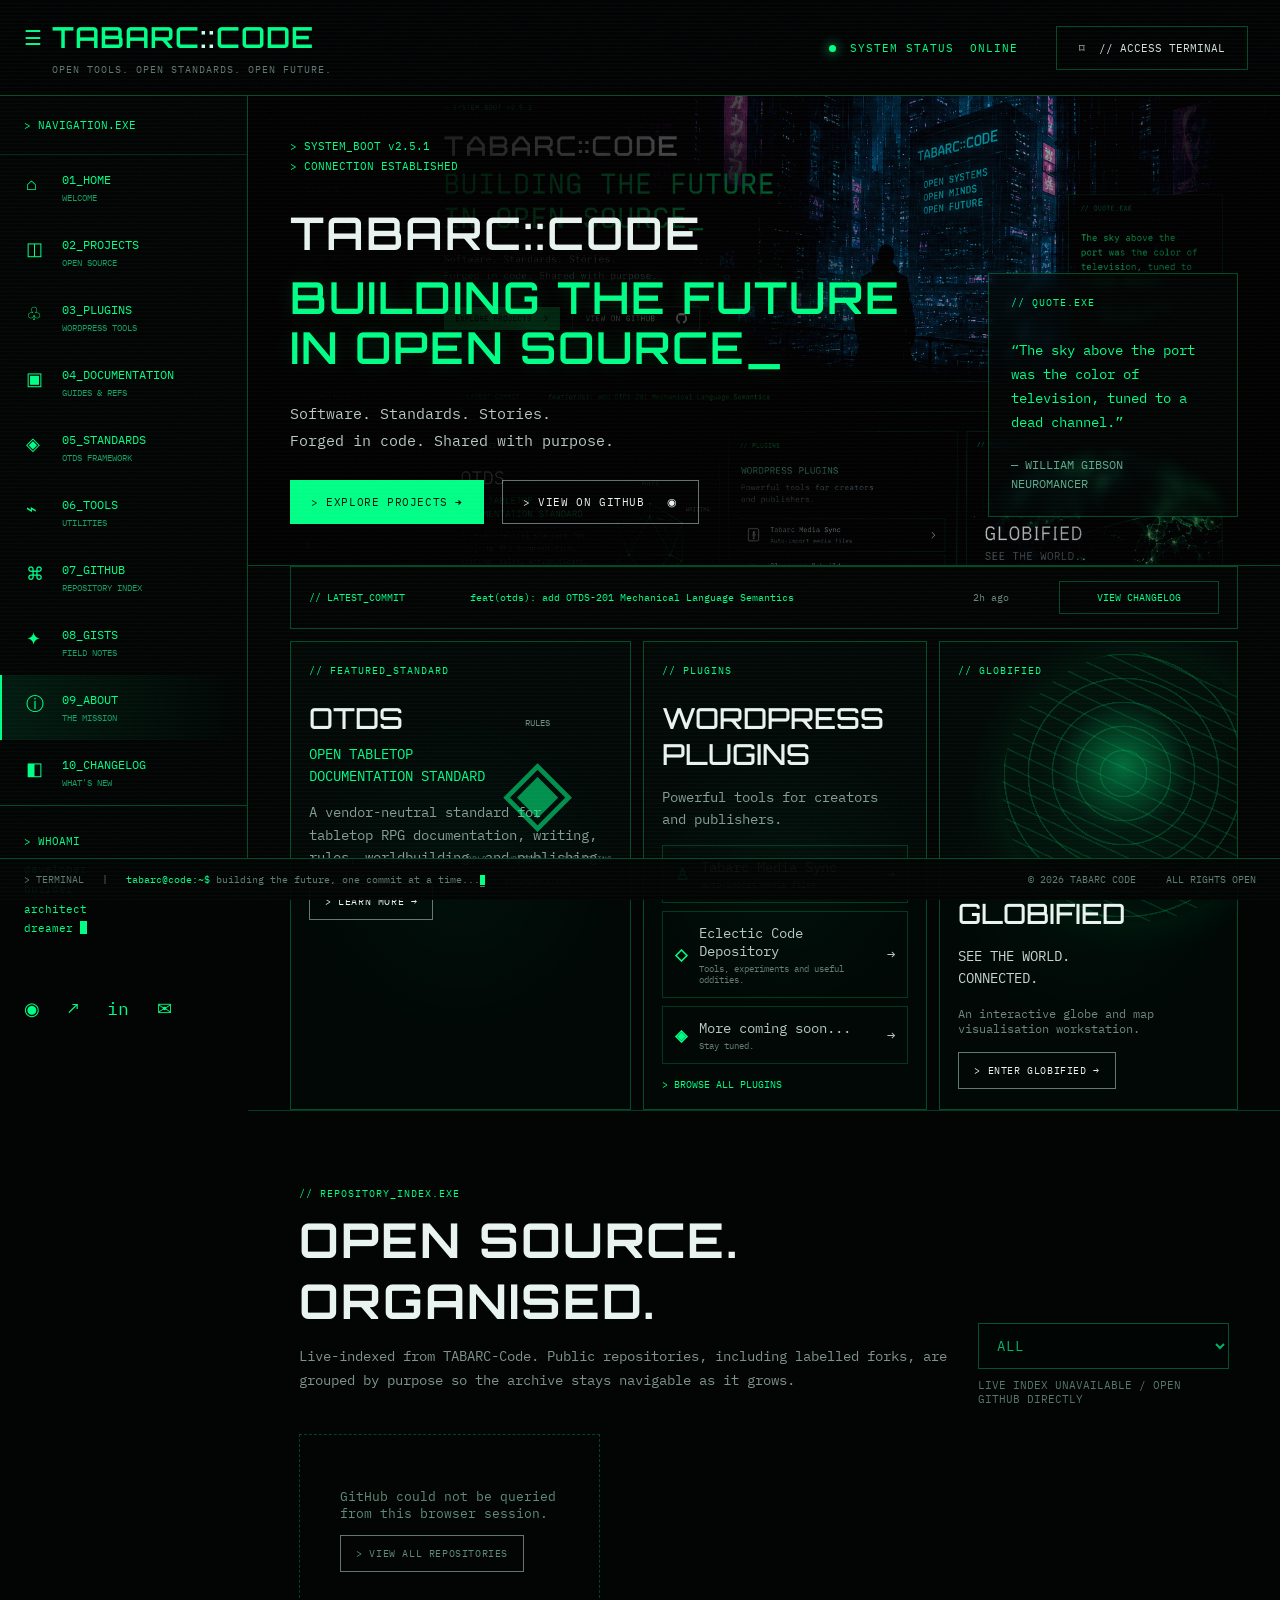
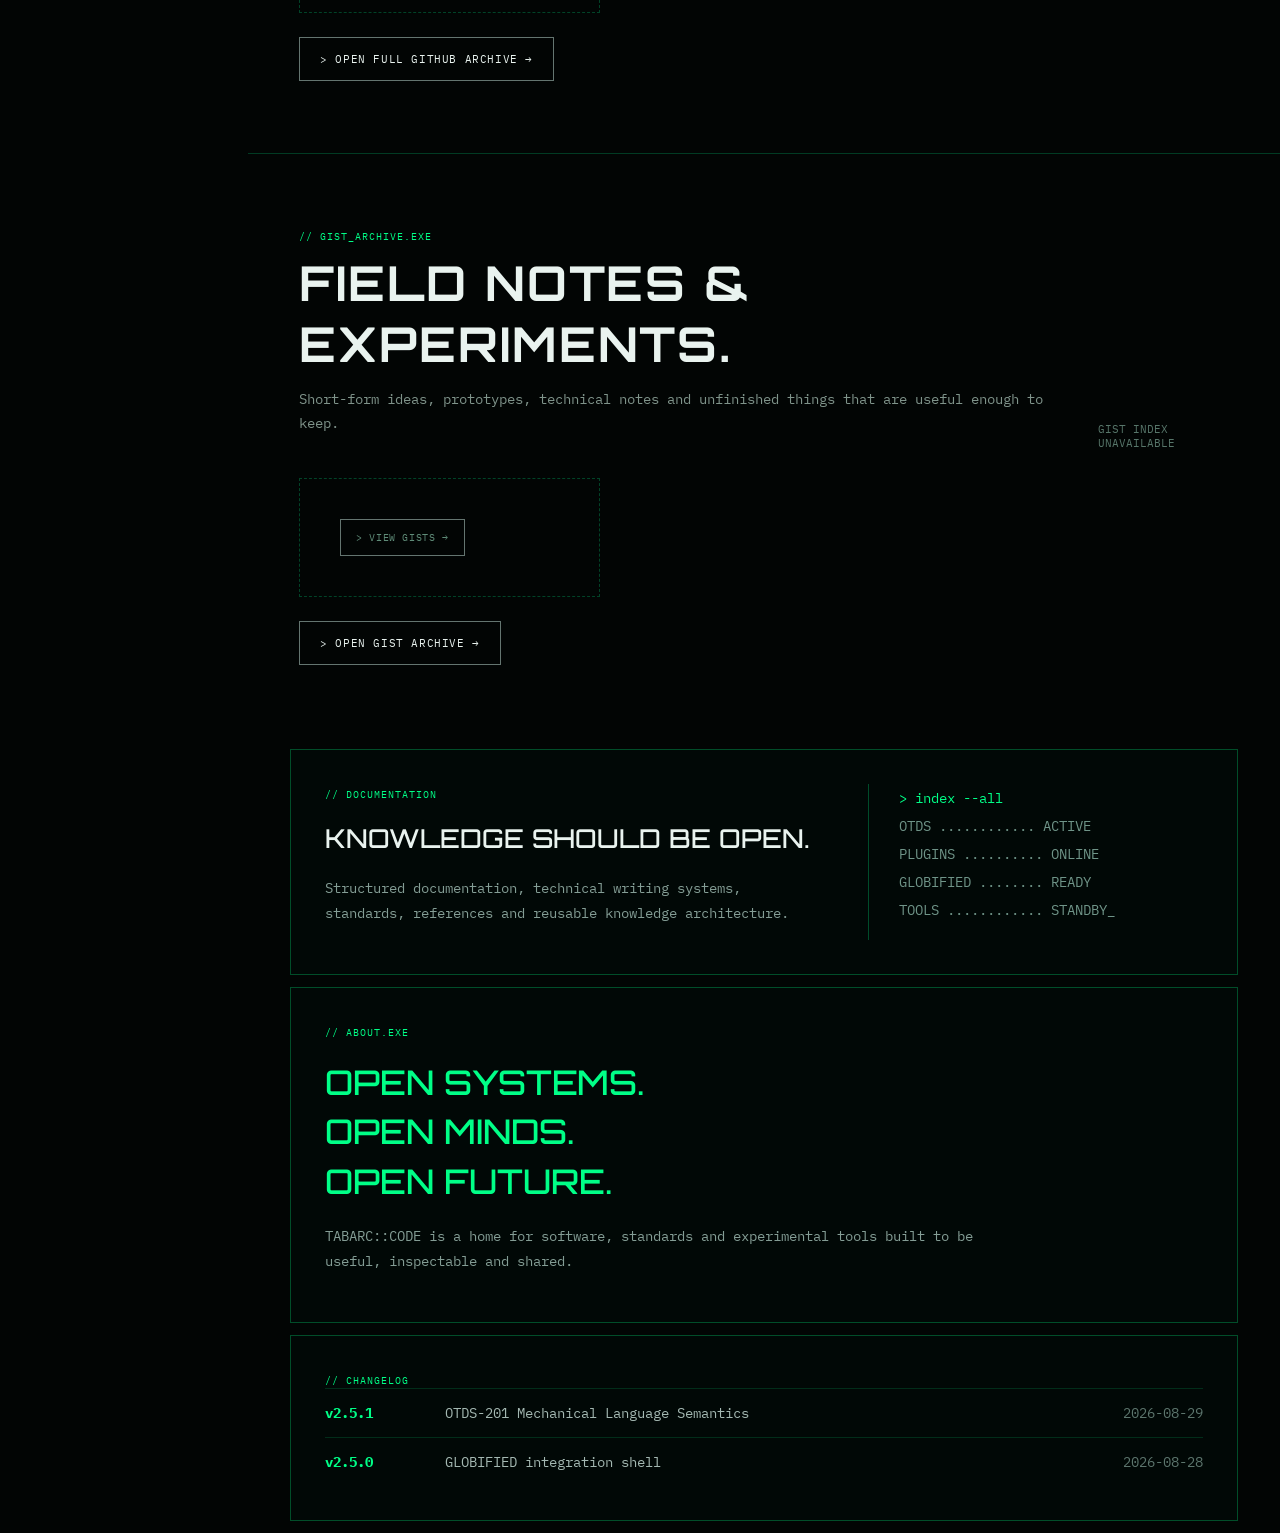
<file: index.html>
<!doctype html>
<html lang="en">
<head>
  <meta charset="utf-8">
  <meta name="viewport" content="width=device-width,initial-scale=1">
  <meta name="theme-color" content="#020504"><meta name="google-site-verification" content="mfJ0MQeP41o-sSxH8vuK3E07ABOXggW6W_yxKsHSkQE" /><meta name="description" content="TABARC::CODE — open tools, open standards, open future.">
  <title>TABARC::CODE — Open Tools. Open Standards. Open Future.</title><link rel="preconnect" href="https://fonts.googleapis.com">
  <link rel="preconnect" href="https://fonts.gstatic.com" crossorigin>  <link href="https://fonts.googleapis.com/css2?family=IBM+Plex+Mono:wght@400;500;600&family=Orbitron:wght@500;600;700&display=swap" rel="stylesheet">
  <link rel="stylesheet" href="assets/style.css">
  <meta name="google-site-verification" content="mfJ0MQeP41o-sSxH8vuK3E07ABOXggW6W_yxKsHSkQE" /><link rel="icon" type="image/png" href="/favicon-96x96.png"><link rel="shortcut icon" href="/favicon.ico">
</head>
<body>
  <canvas id="matrix" aria-hidden="true"></canvas>
  <div class="crt" aria-hidden="true"></div>
  <div class="noise" aria-hidden="true"></div>

  <header class="topbar">
    <a class="brand" href="#home" aria-label="TABARC Code home">
      <span class="hamburger">☰</span>
      <span class="brand-mark">TABARC<span>::</span>CODE</span>
      <small>OPEN TOOLS. OPEN STANDARDS. OPEN FUTURE.</small>
    </a>
    <div class="system-status"><span class="pulse"></span> SYSTEM STATUS <b>ONLINE</b></div>
    <a class="access" href="#projects">⌑ &nbsp;// ACCESS TERMINAL</a>
  </header>

  <aside class="sidebar">
    <div class="nav-title">&gt; NAVIGATION.EXE</div>
    <nav>
      <a class="active" href="#home"><b>⌂</b><span>01_HOME<small>WELCOME</small></span></a>
      <a href="#projects"><b>◫</b><span>02_PROJECTS<small>OPEN SOURCE</small></span></a>
      <a href="#plugins"><b>♧</b><span>03_PLUGINS<small>WORDPRESS TOOLS</small></span></a>
      <a href="#documentation"><b>▣</b><span>04_DOCUMENTATION<small>GUIDES &amp; REFS</small></span></a>
      <a href="#standards"><b>◈</b><span>05_STANDARDS<small>OTDS FRAMEWORK</small></span></a>
      <a href="#tools"><b>⌁</b><span>06_TOOLS<small>UTILITIES</small></span></a>
      <a href="#repositories"><b>⌘</b><span>07_GITHUB<small>REPOSITORY INDEX</small></span></a>
      <a href="#gists"><b>✦</b><span>08_GISTS<small>FIELD NOTES</small></span></a>
      <a href="#about"><b>ⓘ</b><span>09_ABOUT<small>THE MISSION</small></span></a>
      <a href="#changelog"><b>◧</b><span>10_CHANGELOG<small>WHAT'S NEW</small></span></a>
    </nav>
    <div class="whoami">
      <div>&gt; WHOAMI</div>
      <p>developer<br>builder<br>architect<br>dreamer <i></i></p>
    </div>
    <div class="socials"><a href="https://github.com/tabarc-code" target="_blank">◉</a><a href="#projects">↗</a><a href="#about">in</a><a href="mailto:hello@tabarc.dev">✉</a></div>
  </aside>

  <main id="home">
    <section class="hero">
      <div class="hero-bg"></div>
      <div class="hero-copy">
        <div class="boot">&gt; SYSTEM_BOOT v2.5.1<br>&gt; CONNECTION ESTABLISHED</div>
        <h1>TABARC::CODE</h1>
        <h2>BUILDING THE FUTURE<br>IN OPEN SOURCE<span>_</span></h2>
        <p class="lede">Software. Standards. Stories.<br>Forged in code. Shared with purpose.</p>
        <div class="actions"><a class="btn primary" href="#projects">&gt; EXPLORE PROJECTS <b>→</b></a><a class="btn" href="https://github.com/tabarc-code" target="_blank" rel="noopener">&gt; VIEW ON GITHUB &nbsp; ◉</a></div>
      </div>
      <aside class="quote"><div>// QUOTE.EXE</div><p>“The sky above the port was the color of television, tuned to a dead channel.”</p><small>— WILLIAM GIBSON<br>NEUROMANCER</small></aside>
    </section>

    <div class="commit"><span>// LATEST_COMMIT</span><code>feat(otds): add OTDS-201 Mechanical Language Semantics</code><time>2h ago</time><a href="#changelog">VIEW CHANGELOG</a></div>

    <section class="grid" id="projects">
      <article class="panel otds" id="standards">
        <label>// FEATURED_STANDARD</label><h3>OTDS</h3><h4>OPEN TABLETOP<br>DOCUMENTATION STANDARD</h4>
        <p>A vendor-neutral standard for tabletop RPG documentation, writing, rules, worldbuilding, and publishing.</p>
        <div class="radar">RULES<br><span>◈</span><small>WORLD &nbsp;&nbsp; WRITING &nbsp;&nbsp; PUBLISHING<br>DOCUMENTATION</small></div>
        <a class="btn small" href="#documentation">&gt; LEARN MORE →</a>
      </article>

      <article class="panel plugins" id="plugins">
        <label>// PLUGINS</label><h3>WORDPRESS PLUGINS</h3><p>Powerful tools for creators and publishers.</p>
        <a class="plugin" href="#"><b>♙</b><span>Tabarc Media Sync<small>Auto-import media files</small></span>→</a>
        <a class="plugin" href="#repositories"><b>◇</b><span>Eclectic Code Depository<small>Tools, experiments and useful oddities.</small></span>→</a>
        <a class="plugin" href="#"><b>◈</b><span>More coming soon...<small>Stay tuned.</small></span>→</a>
        <a class="browse" href="#projects">&gt; BROWSE ALL PLUGINS</a>
      </article>

      <article class="panel globified" id="tools">
        <label>// GLOBIFIED</label><div class="globe-art" aria-hidden="true"></div><div class="globified-copy"><h3>GLOBIFIED</h3><p>SEE THE WORLD.<br>CONNECTED.</p><small>An interactive globe and map visualisation workstation.</small><a class="btn small" href="globified/">&gt; ENTER GLOBIFIED →</a></div>
      </article>
    </section>

    <section class="repo-index" id="repositories">
      <div class="section-head"><div><label>// REPOSITORY_INDEX.EXE</label><h2>OPEN SOURCE. ORGANISED.</h2><p>Live-indexed from TABARC-Code. Public repositories, including labelled forks, are grouped by purpose so the archive stays navigable as it grows.</p></div><div class="repo-controls"><select id="repo-filter" aria-label="Filter repositories"><option>ALL</option><option>AI &amp; LLM SKILLS</option><option>WORDPRESS &amp; PLUGINS</option><option>TABLETOP &amp; RPG</option><option>WINDOWS UTILITIES</option><option>GAMES &amp; MEDIA</option><option>HOME &amp; HARDWARE</option><option>WRITING &amp; DOCUMENTATION</option><option>TOOLS &amp; EXPERIMENTS</option></select><small id="repo-status" role="status" aria-live="polite">BOOTING INDEX...</small></div></div>
      <div id="repo-grid" class="repo-grid"><div class="loading-state">&gt; INDEXING TABARC-CODE REPOSITORIES...<span>_</span></div></div>
      <div class="index-footer"><a class="btn" href="https://github.com/TABARC-Code?tab=repositories" target="_blank" rel="noopener">&gt; OPEN FULL GITHUB ARCHIVE →</a></div>
    </section>

    <section class="gists" id="gists">
      <div class="section-head"><div><label>// GIST_ARCHIVE.EXE</label><h2>FIELD NOTES &amp; EXPERIMENTS.</h2><p>Short-form ideas, prototypes, technical notes and unfinished things that are useful enough to keep.</p></div><div class="repo-controls"><small id="gist-status" role="status" aria-live="polite">CONNECTING...</small></div></div>
      <div id="gist-grid" class="gist-grid"><div class="loading-state">&gt; CONNECTING TO GIST ARCHIVE...<span>_</span></div></div>
      <div class="index-footer"><a class="btn" href="https://gist.github.com/TABARC-Code" target="_blank" rel="noopener">&gt; OPEN GIST ARCHIVE →</a></div>
    </section>

    <section class="lower" id="documentation">
      <div><label>// DOCUMENTATION</label><h3>KNOWLEDGE SHOULD BE OPEN.</h3><p>Structured documentation, technical writing systems, standards, references and reusable knowledge architecture.</p></div>
      <div class="terminal-box"><div>&gt; index --all</div><div>OTDS ............ ACTIVE</div><div>PLUGINS .......... ONLINE</div><div>GLOBIFIED ........ READY</div><div>TOOLS ............ STANDBY<span>_</span></div></div>
    </section>

    <section class="about" id="about"><label>// ABOUT.EXE</label><h2>OPEN SYSTEMS.<br>OPEN MINDS.<br>OPEN FUTURE.</h2><p>TABARC::CODE is a home for software, standards and experimental tools built to be useful, inspectable and shared.</p></section>
    <section class="changelog" id="changelog"><label>// CHANGELOG</label><div><b>v2.5.1</b><span>OTDS-201 Mechanical Language Semantics</span><time>2026-08-29</time></div><div><b>v2.5.0</b><span>GLOBIFIED integration shell</span><time>2026-08-28</time></div></section>
  </main>

  <footer><span>&gt; TERMINAL &nbsp; | &nbsp; <b>tabarc@code:~$</b> building the future, one commit at a time...<i>_</i></span><span>© 2026 TABARC CODE &nbsp;&nbsp;&nbsp; ALL RIGHTS OPEN</span></footer>
  <script src="assets/site.js"></script>
  <script src="assets/repo-index.js"></script>
</body>
</html>
</file>
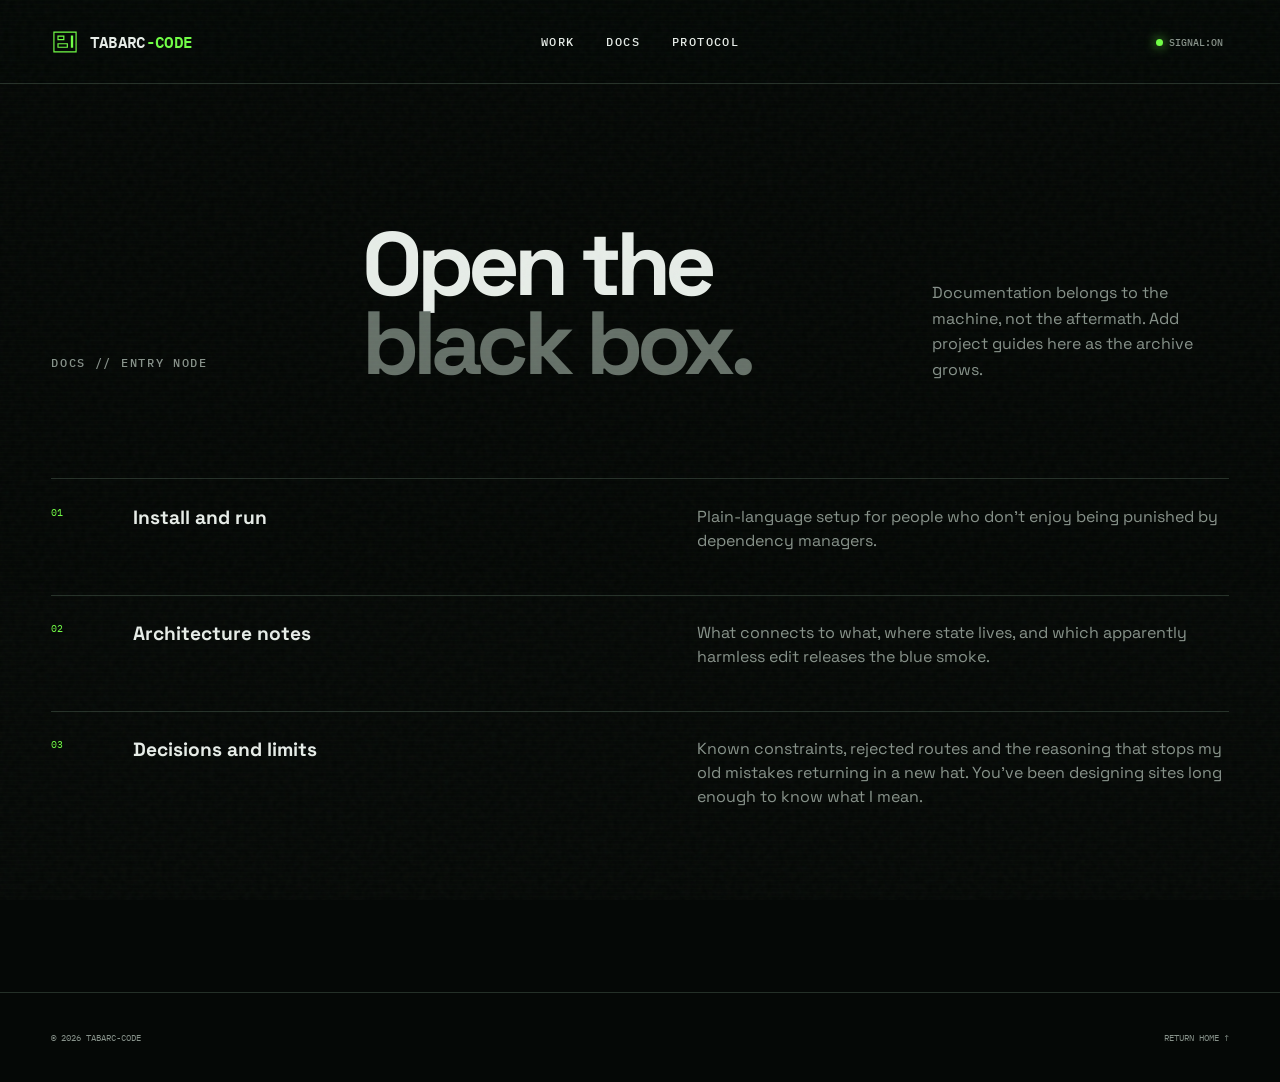
<file: docs/index.html>
<!doctype html><html lang="en-GB"><head><meta charset="utf-8"><meta name="viewport" content="width=device-width,initial-scale=1"><meta name="theme-color" content="#050806"><meta name="description" content="TABARC-CODE documentation portal."><title>Documentation // TABARC-CODE</title><link rel="icon" href="../favicon.svg"><link rel="stylesheet" href="../assets/fonts/site-fonts.css"><link rel="stylesheet" href="../assets/css/style.css"><script src="../assets/js/site.js" defer></script></head><body><div class="noise"></div><canvas id="matrix"></canvas><header class="site-header visible"><a class="brand" href="../"><svg class="brand-mark" viewBox="0 0 48 48"><path d="M5 7h38v34H5zM12 14h10v6H12zm0 13h16v6H12zm23-13h2v19h-2z"/></svg><span>TABARC<span class="acid">-CODE</span></span></a><nav><a href="../projects/">Work</a><a href="./">Docs</a><a href="../#about">Protocol</a></nav><button class="signal-switch" aria-pressed="true"><span></span> signal:on</button></header><main><section class="section-pad"><header class="section-head visible"><p class="eyebrow">DOCS // ENTRY NODE</p><h2>Open the<br><span class="muted">black box.</span></h2><p>Documentation belongs to the machine, not the aftermath. Add project guides here as the archive grows.</p></header><div class="principles"><article class="visible"><b>01</b><h3>Install and run</h3><p>Plain-language setup for people who don’t enjoy being punished by dependency managers.</p></article><article class="visible"><b>02</b><h3>Architecture notes</h3><p>What connects to what, where state lives, and which apparently harmless edit releases the blue smoke.</p></article><article class="visible"><b>03</b><h3>Decisions and limits</h3><p>Known constraints, rejected routes and the reasoning that stops my old mistakes returning in a new hat. You've been designing sites long enough to know what I mean.</p></article></div></section></main><footer><span>© <span id="year"></span> TABARC-CODE</span><a href="../">RETURN HOME ↑</a></footer></body></html>
</file>
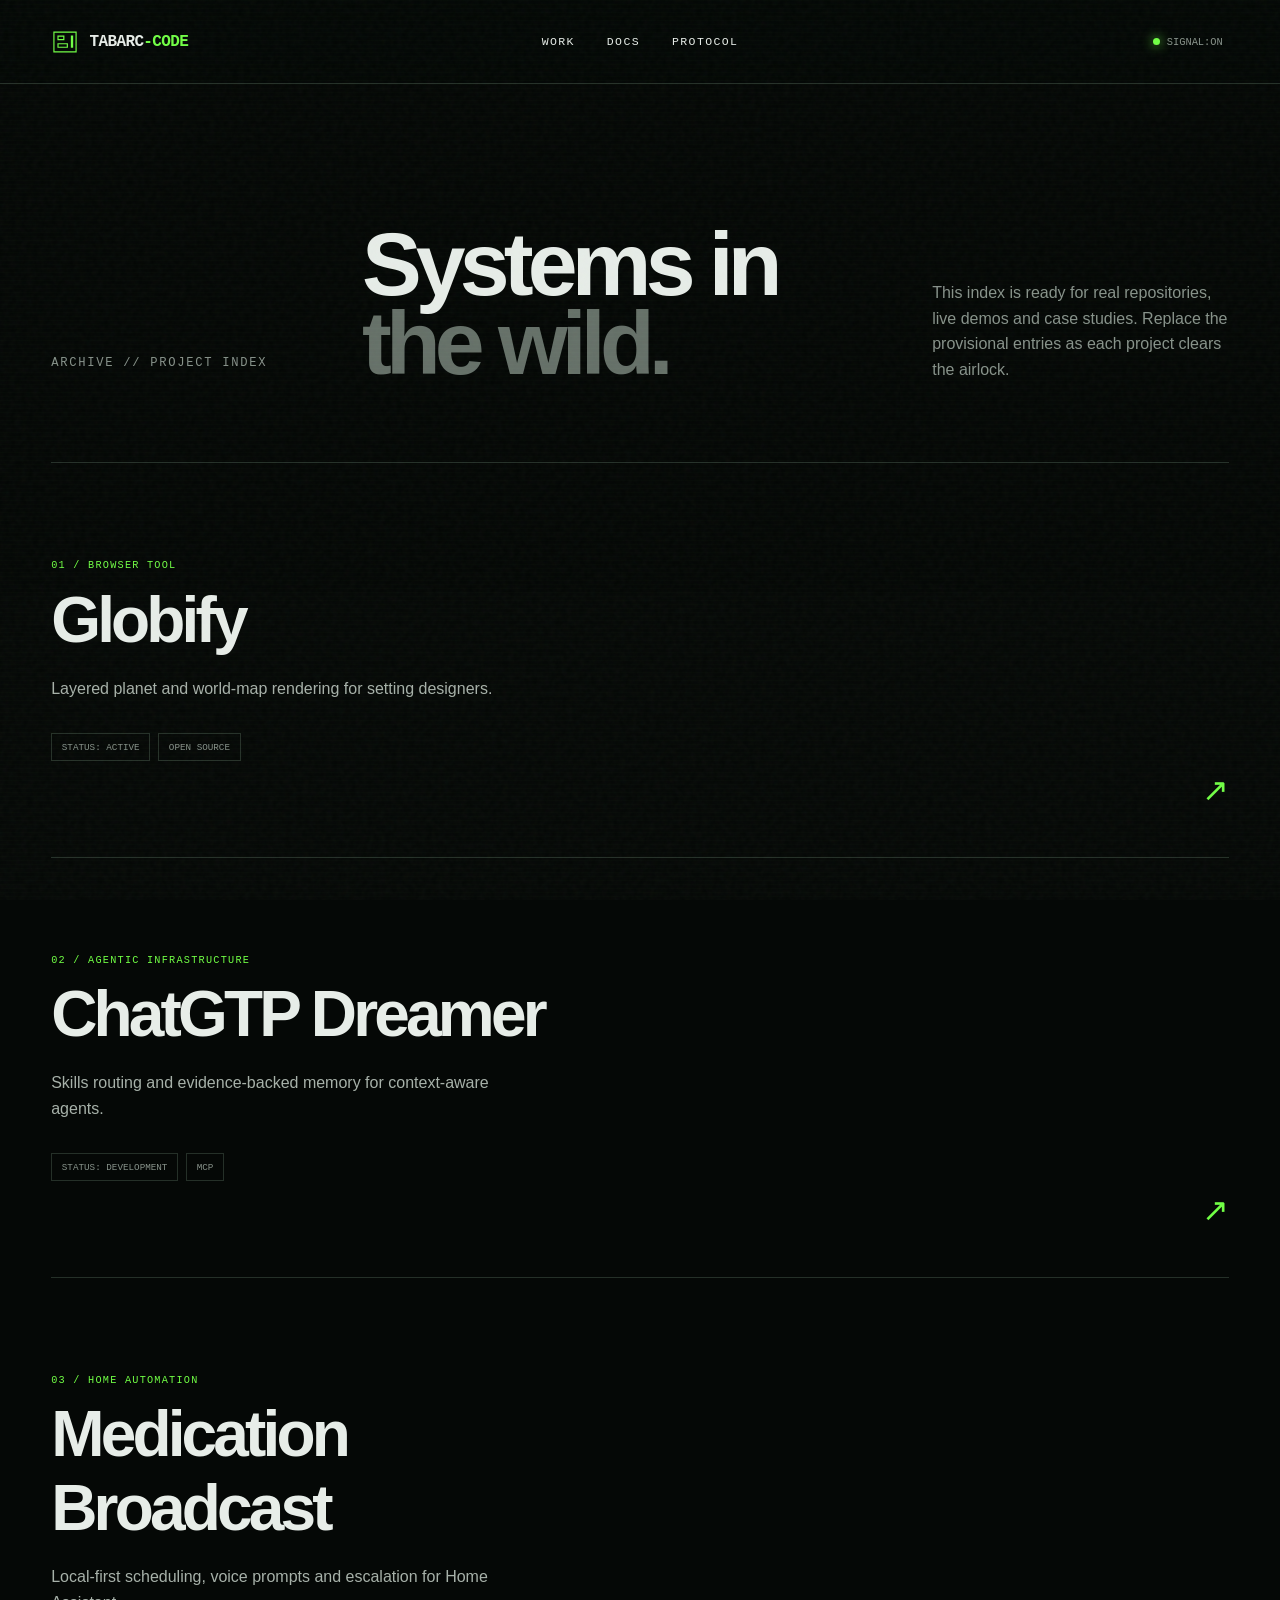
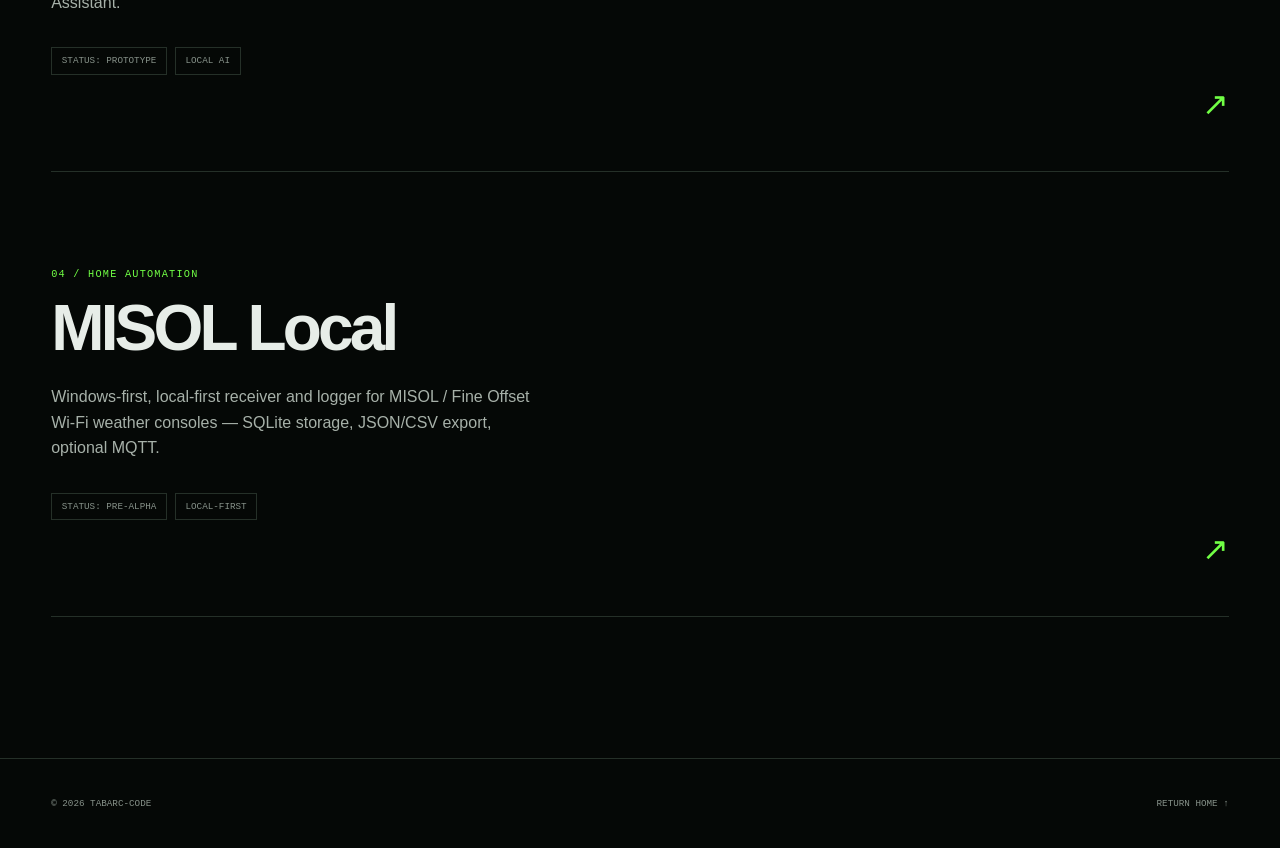
<file: projects/index.html>
<!doctype html><html lang="en-GB"><head><meta charset="utf-8"><meta name="viewport" content="width=device-width,initial-scale=1"><meta name="theme-color" content="#050806"><meta name="description" content="TABARC-CODE project archive."><title>Projects // TABARC-CODE</title><link rel="icon" href="../favicon.svg"><link rel="stylesheet" href="../assets/css/style.css"><script src="../assets/js/site.js" defer></script></head><body><div class="noise"></div><canvas id="matrix"></canvas><header class="site-header visible"><a class="brand" href="../"><svg class="brand-mark" viewBox="0 0 48 48"><path d="M5 7h38v34H5zM12 14h10v6H12zm0 13h16v6H12zm23-13h2v19h-2z"/></svg><span>TABARC<span class="acid">-CODE</span></span></a><nav><a href="../#work">Work</a><a href="../docs/">Docs</a><a href="../#about">Protocol</a></nav><button class="signal-switch" aria-pressed="true"><span></span> signal:on</button></header><main><section class="section-pad"><header class="section-head visible"><p class="eyebrow">ARCHIVE // PROJECT INDEX</p><h2>Systems in<br><span class="muted">the wild.</span></h2><p>This index is ready for real repositories, live demos and case studies. Replace the provisional entries as each project clears the airlock.</p></header><div class="project-list"><a class="project-card visible" href="https://github.com/tabarc-code"><div class="project-copy"><p>01 / Browser tool</p><h3>Globify</h3><p>Layered planet and world-map rendering for setting designers.</p><ul><li>Status: active</li><li>Open source</li></ul></div><span class="arrow">↗</span></a><a class="project-card visible" href="https://github.com/tabarc-code"><div class="project-copy"><p>02 / Agentic infrastructure</p><h3>ChatGTP Dreamer</h3><p>Skills routing and evidence-backed memory for context-aware agents.</p><ul><li>Status: development</li><li>MCP</li></ul></div><span class="arrow">↗</span></a><a class="project-card visible" href="https://github.com/tabarc-code"><div class="project-copy"><p>03 / Home automation</p><h3>Medication Broadcast</h3><p>Local-first scheduling, voice prompts and escalation for Home Assistant.</p><ul><li>Status: prototype</li><li>Local AI</li></ul></div><span class="arrow">↗</span></a><a class="project-card visible" href="https://github.com/TABARC-Code/misol-local-weather-system-v0.1.1-dev"><div class="project-copy"><p>04 / Home automation</p><h3>MISOL Local</h3><p>Windows-first, local-first receiver and logger for MISOL / Fine Offset Wi-Fi weather consoles — SQLite storage, JSON/CSV export, optional MQTT.</p><ul><li>Status: pre-alpha</li><li>Local-first</li></ul></div><span class="arrow">↗</span></a></div></section></main><footer><span>© <span id="year"></span> TABARC-CODE</span><a href="../">RETURN HOME ↑</a></footer></body></html>
</file>
<file: assets/style.css>
:root{--bg:#020504;--panel:rgba(2,10,8,.82);--green:#00ff87;--green2:#00c96b;--cyan:#00d9ff;--muted:#78928a;--line:rgba(0,255,135,.28);--white:#e9f3ef}*{box-sizing:border-box}html{scroll-behavior:smooth}body{margin:0;background:var(--bg);color:var(--white);font-family:'IBM Plex Mono',monospace;font-size:14px;overflow-x:hidden}a{color:inherit;text-decoration:none}#matrix{position:fixed;inset:0;z-index:-5;opacity:.08}.crt,.noise{position:fixed;inset:0;pointer-events:none;z-index:20}.crt{background:repeating-linear-gradient(0deg,rgba(255,255,255,.018) 0,rgba(255,255,255,.018) 1px,transparent 1px,transparent 4px);mix-blend-mode:screen}.noise{opacity:.045;background-image:url("data:image/svg+xml,%3Csvg xmlns='http://www.w3.org/2000/svg' width='140' height='140' viewBox='0 0 140 140'%3E%3Cfilter id='n'%3E%3CfeTurbulence type='fractalNoise' baseFrequency='.8' numOctaves='3' stitchTiles='stitch'/%3E%3C/filter%3E%3Crect width='100%25' height='100%25' filter='url(%23n)' opacity='.5'/%3E%3C/svg%3E")}.topbar{height:96px;border-bottom:1px solid var(--line);display:flex;align-items:center;padding:0 32px 0 24px;position:fixed;top:0;left:0;right:0;z-index:10;background:rgba(1,5,4,.78);backdrop-filter:blur(10px)}.brand{display:grid;grid-template-columns:28px auto;align-items:center;width:390px}.hamburger{color:var(--green);font-size:20px}.brand-mark{font:600 29px Orbitron,sans-serif;color:var(--green);letter-spacing:1px}.brand-mark span{color:#c6fff0}.brand small{grid-column:2;color:#607770;font-size:10px;letter-spacing:1px;margin-top:8px}.system-status{margin-left:auto;color:var(--green);font-size:11px;letter-spacing:1px}.system-status b{font-weight:400;margin-left:8px}.pulse{display:inline-block;width:7px;height:7px;background:var(--green);border-radius:50%;box-shadow:0 0 12px var(--green);margin-right:6px}.access{margin-left:38px;border:1px solid var(--line);padding:14px 22px;color:#d5e3df;font-size:11px}.sidebar{position:fixed;top:96px;bottom:42px;left:0;width:248px;border-right:1px solid var(--line);background:rgba(1,6,5,.78);z-index:9;display:flex;flex-direction:column}.nav-title{padding:22px 24px;color:var(--green);font-size:11px;border-bottom:1px solid rgba(0,255,135,.15)}nav a{display:flex;gap:18px;padding:17px 24px;border-left:2px solid transparent;color:var(--green);transition:.2s}nav a:hover,nav a.active{background:linear-gradient(90deg,rgba(0,255,135,.09),transparent);border-left-color:var(--green)}nav b{width:18px;font-size:18px;font-weight:400}nav span{font-size:12px}nav small{display:block;color:#149e64;font-size:9px;margin-top:5px}.whoami{margin-top:auto;border-top:1px solid var(--line);padding:28px 24px;color:var(--green);font-size:11px}.whoami p{line-height:1.8;margin:12px 0}.whoami i,footer i{display:inline-block;width:7px;height:13px;background:var(--green);vertical-align:-2px;animation:blink 1s steps(2,end) infinite}.socials{display:flex;gap:28px;padding:18px 24px;color:var(--green);font-size:18px}.socials a:hover{filter:drop-shadow(0 0 8px var(--green))}main{margin-left:248px;padding-top:96px}.hero{height:470px;position:relative;overflow:hidden;border-bottom:1px solid var(--line);display:flex;align-items:center}.hero-bg{position:absolute;inset:0;background-image:linear-gradient(90deg,rgba(0,0,0,.97) 0%,rgba(0,0,0,.75) 38%,rgba(0,10,12,.25) 72%,rgba(0,0,0,.65)),url('tabarc-hero.png');background-size:cover;background-position:center 44%;filter:saturate(1.15) contrast(1.05)}.hero-copy{position:relative;z-index:2;margin-left:42px}.boot{color:var(--green);font-size:11px;line-height:1.8;margin-bottom:28px}.hero h1{font:600 45px Orbitron,sans-serif;letter-spacing:2px;margin:0 0 12px}.hero h2{font:600 44px Orbitron,sans-serif;color:var(--green);line-height:1.15;letter-spacing:2px;margin:0;text-shadow:0 0 18px rgba(0,255,135,.15)}.hero h2 span{animation:blink 1s steps(2,end) infinite}.lede{color:#b9c9c4;font-size:15px;line-height:1.8;margin:26px 0}.actions{display:flex;gap:18px}.btn{display:inline-block;border:1px solid rgba(220,255,244,.45);padding:14px 20px;font-size:11px;letter-spacing:.6px;transition:.2s}.btn:hover{border-color:var(--green);color:var(--green);box-shadow:0 0 20px rgba(0,255,135,.1)}.btn.primary{background:var(--green);border-color:var(--green);color:#00170c}.btn.primary:hover{color:#00170c;box-shadow:0 0 25px rgba(0,255,135,.3)}.quote{position:absolute;z-index:2;right:42px;bottom:48px;width:250px;border:1px solid var(--line);padding:22px;color:var(--green);background:rgba(0,8,6,.58);backdrop-filter:blur(5px)}.quote div,label{font-size:10px;color:var(--green);letter-spacing:1px}.quote p{line-height:1.7;margin:30px 0 20px}.quote small{color:#5fa98b;line-height:1.6}.commit{margin:0 42px;padding:14px 18px;border:1px solid var(--line);display:grid;grid-template-columns:145px 1fr 70px 160px;gap:16px;align-items:center;color:var(--green);font-size:10px}.commit code{font-family:inherit}.commit time{color:#6a857c}.commit a{border:1px solid var(--line);padding:9px;text-align:center}.grid{display:grid;grid-template-columns:1.2fr 1fr 1.05fr;gap:12px;margin:12px 42px 0}.panel{min-height:315px;border:1px solid var(--line);background:radial-gradient(circle at 50% 50%,rgba(0,255,135,.035),transparent 55%),var(--panel);padding:18px;position:relative;overflow:hidden}.panel h3{font:500 29px Orbitron,sans-serif;margin:22px 0 8px}.panel h4{font-weight:400;color:var(--green);font-size:14px;line-height:1.55;margin:0}.panel p{color:#849d95;line-height:1.6;max-width:360px}.radar{position:absolute;right:18px;top:75px;text-align:center;color:#708c83;font-size:9px}.radar span{display:block;font-size:90px;line-height:1;color:var(--green);opacity:.55;margin:15px}.radar small{line-height:3;color:#5d776f}.small{font-size:10px;padding:11px 15px}.plugin{display:flex;align-items:center;gap:12px;border:1px solid rgba(0,255,135,.2);padding:12px;margin:8px 0;color:#b8c9c4}.plugin:hover{border-color:var(--green)}.plugin b{color:var(--green);font-size:16px}.plugin span{flex:1}.plugin small{display:block;color:#657c75;margin-top:3px;font-size:9px}.browse{display:block;color:var(--green);font-size:10px;margin-top:14px}.globe-art{position:absolute;right:-35px;top:10px;width:270px;height:270px;border-radius:50%;background:radial-gradient(circle at 45% 42%,rgba(0,255,135,.5),rgba(0,255,135,.06) 30%,transparent 62%),repeating-radial-gradient(circle at 45% 45%,transparent 0 22px,rgba(0,255,135,.22) 23px 24px),repeating-linear-gradient(25deg,transparent 0 14px,rgba(0,255,135,.17) 15px 16px);box-shadow:0 0 45px rgba(0,255,135,.12),inset 0 0 50px rgba(0,255,135,.08);opacity:.8}.globified-copy{position:absolute;left:18px;bottom:20px;z-index:1}.globified-copy h3{font-size:28px}.globified-copy p{font-size:14px;color:#c8d4d0}.globified-copy small{display:block;max-width:210px;margin:16px 0;color:#70867f}.lower,.about,.changelog{margin:12px 42px;padding:34px;border:1px solid var(--line);background:var(--panel);display:grid;grid-template-columns:1.5fr 1fr;gap:40px}.lower h3,.about h2{font:500 26px Orbitron,sans-serif;line-height:1.45;margin:18px 0}.lower p,.about p{color:#849d95;line-height:1.8;max-width:650px}.terminal-box{border-left:1px solid var(--line);padding-left:30px;color:var(--green);line-height:2}.terminal-box div:not(:first-child){color:#6f9488}.about{display:block;min-height:260px}.about h2{font-size:34px;color:var(--green)}.changelog{display:block}.changelog>div{display:grid;grid-template-columns:120px 1fr 130px;padding:15px 0;border-top:1px solid rgba(0,255,135,.15);color:#a4b8b2}.changelog b{color:var(--green)}.changelog time{color:#5c756d;text-align:right}footer{position:fixed;bottom:0;left:0;right:0;height:42px;background:rgba(1,5,4,.95);border-top:1px solid var(--line);z-index:12;display:flex;align-items:center;justify-content:space-between;padding:0 24px;color:#5f7e73;font-size:10px}footer b{color:var(--green);font-weight:400}footer i{height:10px;width:5px}@keyframes blink{50%{opacity:0}}@media(max-width:1100px){.sidebar{width:190px}.brand{width:280px}main{margin-left:190px}.grid{grid-template-columns:1fr 1fr}.globified{grid-column:1/-1}.hero h2{font-size:36px}.quote{right:20px;width:220px}.hero-copy{margin-left:28px}.commit{margin:12px 28px}.lower,.about,.changelog,.grid{margin-left:28px;margin-right:28px}}@media(max-width:760px){.topbar{height:70px;padding:0 15px}.brand-mark{font-size:21px}.brand small,.system-status,.access{display:none}.sidebar{display:none}main{margin-left:0;padding-top:70px}.hero{height:650px}.hero-bg{background-position:60% center}.hero-copy{margin:0 22px;align-self:flex-start;margin-top:65px}.hero h1{font-size:31px}.hero h2{font-size:30px}.quote{left:22px;right:22px;bottom:25px;width:auto}.commit{grid-template-columns:1fr;margin:12px 16px}.commit time{display:none}.grid,.lower,.about,.changelog{margin-left:16px;margin-right:16px}.grid{grid-template-columns:1fr}.globified{grid-column:auto}.lower{grid-template-columns:1fr}.terminal-box{border-left:0;border-top:1px solid var(--line);padding:20px 0 0}.changelog>div{grid-template-columns:90px 1fr}.changelog time{display:none}footer{font-size:8px}footer span:last-child{display:none}}

/* REPOSITORY + GIST INDEX */
.repo-index,.gists{padding:72px 4vw;border-top:1px solid rgba(0,255,145,.22);position:relative}
.section-head{display:flex;justify-content:space-between;gap:30px;align-items:flex-end;margin-bottom:28px}
.section-head h2{font-family:Orbitron,monospace;font-size:clamp(26px,4vw,48px);margin:8px 0 12px;letter-spacing:.04em}
.section-head p{max-width:760px;color:#7f938a;line-height:1.7}
.repo-controls{display:flex;flex-direction:column;gap:9px;min-width:0;max-width:100%;align-items:flex-end}
.repo-controls select{max-width:100%;background:#020705;color:#00ff91;border:1px solid rgba(0,255,145,.45);padding:12px 14px;font:inherit;text-transform:uppercase;letter-spacing:.08em;outline:none}
.repo-controls select:focus-visible{outline:2px solid var(--cyan);outline-offset:3px}
.repo-controls small{color:#57766a;font:11px 'IBM Plex Mono',monospace}
.repo-grid{display:grid;grid-template-columns:repeat(3,minmax(0,1fr));gap:14px}
.repo-card,.gist-card{position:relative;border:1px solid rgba(0,255,145,.22);background:linear-gradient(145deg,rgba(2,12,8,.92),rgba(0,4,3,.72));padding:24px;min-height:250px;overflow:hidden}
.repo-card:before,.gist-card:before{content:'';position:absolute;inset:0;background:linear-gradient(transparent 49%,rgba(0,255,145,.025) 50%,transparent 51%);background-size:100% 5px;pointer-events:none}
.repo-top{display:flex;justify-content:space-between;gap:10px;align-items:center;flex-wrap:wrap}
.repo-card label,.gist-card label{color:#00ff91;font:11px 'IBM Plex Mono',monospace;letter-spacing:.1em}
.repo-visibility{font-size:9px;color:#5b776c;border:1px solid rgba(0,255,145,.2);padding:4px 7px}
.repo-card h3,.gist-card h3{font-family:Orbitron,monospace;font-size:19px;line-height:1.35;margin:22px 0 12px;color:#eef8f3;overflow-wrap:anywhere}
.repo-card p,.gist-card p{overflow-wrap:anywhere;color:#82978e;line-height:1.6;font-size:13px;min-height:64px}
.repo-meta{display:flex;flex-wrap:wrap;gap:12px;margin:18px 0;color:#5f7b70;font-size:10px;text-transform:uppercase}
.repo-tags{display:flex;gap:5px;flex-wrap:wrap;min-height:23px;margin-bottom:16px}.repo-tags i{overflow-wrap:anywhere;max-width:100%;font-style:normal;font-size:9px;color:#4cae86;border:1px solid rgba(0,255,145,.16);padding:3px 5px}
.repo-card .btn,.gist-card .btn{display:inline-block}
.gist-grid{display:grid;grid-template-columns:repeat(3,minmax(0,1fr));gap:14px}.gist-card{min-height:210px}
.loading-state,.empty-state{border:1px dashed rgba(0,255,145,.25);padding:40px;color:#5f8c78;font:13px 'IBM Plex Mono',monospace}.loading-state span{animation:blink 1s steps(2,end) infinite}.index-footer{margin-top:24px}
@keyframes blink{50%{opacity:0}}
@media(max-width:1000px){.repo-grid,.gist-grid{grid-template-columns:repeat(2,minmax(0,1fr))}.section-head{align-items:flex-start;flex-direction:column}.repo-controls{align-items:flex-start}}
@media(max-width:650px){.repo-grid,.gist-grid{grid-template-columns:1fr}.repo-index,.gists{padding:52px 20px}}
</file>
<file: assets/fonts/site-fonts.css>
/*
 * Site fonts: IBM Plex Mono, Orbitron, Space Grotesk
 *
 * Self-hosted copies of fonts from Google Fonts, so the pages make no requests to
 * Google. Latin and Latin Extended subsets only; this is an English-language site.
 * All of these are licensed under the SIL Open Font License 1.1. Licence texts and
 * copyright lines are in LICENCES.md and licences/.
 */
/* IBM Plex Mono normal 400 (latin-ext) */
@font-face {
  font-family: 'IBM Plex Mono';
  font-style: normal;
  font-weight: 400;
  font-display: swap;
  src: url('ibm-plex-mono-normal-400-latin-ext.woff2') format('woff2');
  unicode-range: U+0100-02BA, U+02BD-02C5, U+02C7-02CC, U+02CE-02D7, U+02DD-02FF, U+0304, U+0308, U+0329, U+1D00-1DBF, U+1E00-1E9F, U+1EF2-1EFF, U+2020, U+20A0-20AB, U+20AD-20C4, U+2113, U+2C60-2C7F, U+A720-A7FF;
}

/* IBM Plex Mono normal 400 (latin) */
@font-face {
  font-family: 'IBM Plex Mono';
  font-style: normal;
  font-weight: 400;
  font-display: swap;
  src: url('ibm-plex-mono-normal-400-latin.woff2') format('woff2');
  unicode-range: U+0000-00FF, U+0131, U+0152-0153, U+02BB-02BC, U+02C6, U+02DA, U+02DC, U+0304, U+0308, U+0329, U+2000-206F, U+20AC, U+2122, U+2191, U+2193, U+2212, U+2215, U+FEFF, U+FFFD;
}

/* IBM Plex Mono normal 500 (latin-ext) */
@font-face {
  font-family: 'IBM Plex Mono';
  font-style: normal;
  font-weight: 500;
  font-display: swap;
  src: url('ibm-plex-mono-normal-500-latin-ext.woff2') format('woff2');
  unicode-range: U+0100-02BA, U+02BD-02C5, U+02C7-02CC, U+02CE-02D7, U+02DD-02FF, U+0304, U+0308, U+0329, U+1D00-1DBF, U+1E00-1E9F, U+1EF2-1EFF, U+2020, U+20A0-20AB, U+20AD-20C4, U+2113, U+2C60-2C7F, U+A720-A7FF;
}

/* IBM Plex Mono normal 500 (latin) */
@font-face {
  font-family: 'IBM Plex Mono';
  font-style: normal;
  font-weight: 500;
  font-display: swap;
  src: url('ibm-plex-mono-normal-500-latin.woff2') format('woff2');
  unicode-range: U+0000-00FF, U+0131, U+0152-0153, U+02BB-02BC, U+02C6, U+02DA, U+02DC, U+0304, U+0308, U+0329, U+2000-206F, U+20AC, U+2122, U+2191, U+2193, U+2212, U+2215, U+FEFF, U+FFFD;
}

/* IBM Plex Mono normal 600 (latin-ext) */
@font-face {
  font-family: 'IBM Plex Mono';
  font-style: normal;
  font-weight: 600;
  font-display: swap;
  src: url('ibm-plex-mono-normal-600-latin-ext.woff2') format('woff2');
  unicode-range: U+0100-02BA, U+02BD-02C5, U+02C7-02CC, U+02CE-02D7, U+02DD-02FF, U+0304, U+0308, U+0329, U+1D00-1DBF, U+1E00-1E9F, U+1EF2-1EFF, U+2020, U+20A0-20AB, U+20AD-20C4, U+2113, U+2C60-2C7F, U+A720-A7FF;
}

/* IBM Plex Mono normal 600 (latin) */
@font-face {
  font-family: 'IBM Plex Mono';
  font-style: normal;
  font-weight: 600;
  font-display: swap;
  src: url('ibm-plex-mono-normal-600-latin.woff2') format('woff2');
  unicode-range: U+0000-00FF, U+0131, U+0152-0153, U+02BB-02BC, U+02C6, U+02DA, U+02DC, U+0304, U+0308, U+0329, U+2000-206F, U+20AC, U+2122, U+2191, U+2193, U+2212, U+2215, U+FEFF, U+FFFD;
}

/* Orbitron normal 400 900 (latin) */
@font-face {
  font-family: 'Orbitron';
  font-style: normal;
  font-weight: 400 900;
  font-display: swap;
  src: url('orbitron-normal-400-900-latin.woff2') format('woff2');
  unicode-range: U+0000-00FF, U+0131, U+0152-0153, U+02BB-02BC, U+02C6, U+02DA, U+02DC, U+0304, U+0308, U+0329, U+2000-206F, U+20AC, U+2122, U+2191, U+2193, U+2212, U+2215, U+FEFF, U+FFFD;
}

/* Space Grotesk normal 300 700 (latin-ext) */
@font-face {
  font-family: 'Space Grotesk';
  font-style: normal;
  font-weight: 300 700;
  font-display: swap;
  src: url('space-grotesk-normal-300-700-latin-ext.woff2') format('woff2');
  unicode-range: U+0100-02BA, U+02BD-02C5, U+02C7-02CC, U+02CE-02D7, U+02DD-02FF, U+0304, U+0308, U+0329, U+1D00-1DBF, U+1E00-1E9F, U+1EF2-1EFF, U+2020, U+20A0-20AB, U+20AD-20C4, U+2113, U+2C60-2C7F, U+A720-A7FF;
}

/* Space Grotesk normal 300 700 (latin) */
@font-face {
  font-family: 'Space Grotesk';
  font-style: normal;
  font-weight: 300 700;
  font-display: swap;
  src: url('space-grotesk-normal-300-700-latin.woff2') format('woff2');
  unicode-range: U+0000-00FF, U+0131, U+0152-0153, U+02BB-02BC, U+02C6, U+02DA, U+02DC, U+0304, U+0308, U+0329, U+2000-206F, U+20AC, U+2122, U+2191, U+2193, U+2212, U+2215, U+FEFF, U+FFFD;
}
</file>
<file: assets/css/style.css>
:root{--bg:#050806;--panel:#0a0f0c;--ink:#e7ede8;--muted:#87928a;--line:#253028;--acid:#71ff45;--cyan:#66d9ef;--amber:#ffb000;--pad:clamp(1.25rem,4vw,4.5rem);--mono:'IBM Plex Mono',monospace;--sans:'Space Grotesk',sans-serif}
*{box-sizing:border-box}html{scroll-behavior:smooth}body{margin:0;background:var(--bg);color:var(--ink);font-family:var(--sans);overflow-x:hidden}body::before{content:"";position:fixed;inset:0;pointer-events:none;z-index:20;background:repeating-linear-gradient(0deg,transparent 0 3px,rgba(110,255,80,.025) 4px);mix-blend-mode:screen}.noise{position:fixed;inset:0;z-index:21;pointer-events:none;opacity:.045;background-image:url("data:image/svg+xml,%3Csvg viewBox='0 0 180 180' xmlns='http://www.w3.org/2000/svg'%3E%3Cfilter id='n'%3E%3CfeTurbulence type='fractalNoise' baseFrequency='.85' numOctaves='3' stitchTiles='stitch'/%3E%3C/filter%3E%3Crect width='100%25' height='100%25' filter='url(%23n)' opacity='.8'/%3E%3C/svg%3E")}.skip-link{position:fixed;top:-5rem;left:1rem;z-index:50;background:var(--acid);color:#000;padding:.8rem;transition:.2s}.skip-link:focus{top:1rem}a{color:inherit;text-decoration:none}canvas#matrix{position:fixed;inset:0;width:100%;height:100%;z-index:-1;opacity:.12;mask-image:linear-gradient(to bottom,#000,transparent 82%)}
.site-header{height:84px;padding:0 var(--pad);display:grid;grid-template-columns:1fr auto 1fr;align-items:center;border-bottom:1px solid var(--line);position:relative;z-index:5;background:rgba(5,8,6,.76);backdrop-filter:blur(16px)}.brand{font-family:var(--mono);font-weight:600;letter-spacing:-.04em;display:flex;align-items:center;gap:.65rem}.brand-mark{width:28px;fill:none;stroke:var(--acid);stroke-width:2}.acid{color:var(--acid)}nav{display:flex;gap:2rem;font:500 .72rem var(--mono);text-transform:uppercase;letter-spacing:.12em}nav a,.text-link{transition:.2s}nav a:hover,.text-link:hover{color:var(--acid)}.signal-switch{justify-self:end;border:0;background:none;color:var(--muted);font:500 .65rem var(--mono);text-transform:uppercase;cursor:pointer}.signal-switch span{display:inline-block;width:7px;height:7px;background:var(--acid);border-radius:50%;box-shadow:0 0 12px var(--acid)}.signal-switch[aria-pressed=false] span{background:#58605a;box-shadow:none}
.grid-shell{background-image:linear-gradient(var(--line) 1px,transparent 1px),linear-gradient(90deg,var(--line) 1px,transparent 1px);background-size:clamp(42px,6vw,90px) clamp(42px,6vw,90px)}.hero{min-height:calc(100svh - 84px);display:grid;grid-template-columns:minmax(0,1.4fr) minmax(280px,.6fr);gap:6vw;padding:clamp(4rem,10vh,8rem) var(--pad) 4rem;position:relative}.hero-copy{align-self:center;max-width:1050px}.eyebrow{font:500 clamp(.62rem,1vw,.76rem) var(--mono);color:var(--muted);text-transform:uppercase;letter-spacing:.14em}.status-dot{display:inline-block;width:7px;height:7px;border-radius:50%;margin-right:.55rem;background:var(--acid);box-shadow:0 0 12px var(--acid)}h1,h2,h3,p{margin-top:0}h1{font-size:clamp(3.8rem,9.6vw,10rem);line-height:.78;letter-spacing:-.075em;margin:3rem 0 2.5rem;max-width:1200px}.outline{color:transparent;-webkit-text-stroke:1.5px var(--ink);position:relative}.glitch::before,.glitch::after{content:attr(data-text);position:absolute;inset:0;opacity:0;pointer-events:none}.glitch:hover::before{opacity:.7;color:var(--acid);transform:translate(5px,-2px);clip-path:inset(10% 0 55% 0)}.glitch:hover::after{opacity:.7;color:var(--cyan);transform:translate(-4px,3px);clip-path:inset(55% 0 15% 0)}.lede{max-width:670px;color:#c1cac3;font-size:clamp(1rem,1.6vw,1.35rem);line-height:1.55}.hero-actions{display:flex;align-items:center;gap:2rem;margin-top:2.5rem;flex-wrap:wrap}.button{display:inline-flex;align-items:center;justify-content:space-between;gap:3rem;background:var(--acid);color:#061005;padding:1rem 1.25rem;font:600 .74rem var(--mono);text-transform:uppercase;letter-spacing:.06em;min-width:210px;transition:.25s}.button:hover{background:var(--ink);transform:translateY(-3px)}.text-link{font:500 .72rem var(--mono);text-transform:uppercase;border-bottom:1px solid var(--line);padding:.6rem 0}.telemetry{align-self:center;border:1px solid var(--line);padding:1rem;background:rgba(5,8,6,.7);min-height:480px;display:flex;flex-direction:column}.telemetry-head{display:flex;justify-content:space-between;font:500 .65rem var(--mono);color:var(--muted)}.blink{color:var(--acid);animation:blink 1.6s steps(2) infinite}.orb{width:min(270px,90%);aspect-ratio:1;margin:auto;position:relative;display:grid;place-items:center}.orb div{position:absolute;inset:10%;border:1px solid var(--acid);border-radius:50%;opacity:.45;box-shadow:inset 0 0 28px rgba(113,255,69,.09)}.orb div:nth-child(2){transform:rotateX(68deg);animation:spin 9s linear infinite}.orb div:nth-child(3){transform:rotateY(70deg);animation:spin 12s linear reverse infinite}.orb b{font:500 3rem var(--mono);color:var(--acid);text-shadow:0 0 20px var(--acid)}.telemetry dl{margin:0;font:400 .64rem var(--mono);text-transform:uppercase}.telemetry dl div{border-top:1px solid var(--line);padding:.8rem 0;display:flex;justify-content:space-between;gap:1rem}.telemetry dt{color:var(--muted)}.telemetry dd{margin:0;text-align:right}.scroll-cue{position:absolute;bottom:1.3rem;left:var(--pad);font:500 .58rem var(--mono);letter-spacing:.15em;color:var(--muted)}.scroll-cue span{color:var(--acid);margin-left:.7rem}
.ticker{overflow:hidden;border-block:1px solid var(--line);background:var(--acid);color:#061005;white-space:nowrap;padding:.8rem 0;font:600 .7rem var(--mono);letter-spacing:.1em}.ticker div{width:max-content;animation:ticker 25s linear infinite}.ticker i{font-style:normal;margin:0 2rem}.section-pad{padding:clamp(5rem,11vw,10rem) var(--pad)}.section-head{display:grid;grid-template-columns:.7fr 1.4fr .8fr;gap:4vw;align-items:end;margin-bottom:5rem}.section-head h2,.contact h2{font-size:clamp(3rem,7vw,7rem);letter-spacing:-.065em;line-height:.88;margin:0}.section-head>p:last-child{color:var(--muted);line-height:1.6;margin:0}.muted{color:#657068}.project-list{border-top:1px solid var(--line)}.project-card{position:relative;display:grid;grid-template-columns:1fr 1fr;gap:5vw;padding:3rem 0;border-bottom:1px solid var(--line);transition:.3s}.project-card::before{content:attr(data-index);position:absolute;top:3rem;right:0;font:.62rem var(--mono);color:var(--muted)}.project-card:hover{padding-inline:1.2rem;background:rgba(113,255,69,.025)}.project-card.reverse .project-visual{order:2}.project-visual{min-height:360px;background:#09100b;border:1px solid #1b2b20;position:relative;overflow:hidden;display:grid;place-items:center}.project-visual>span{position:absolute;bottom:1rem;left:1rem;font:.57rem var(--mono);color:var(--acid);letter-spacing:.08em}.planet{width:210px;aspect-ratio:1;border-radius:50%;border:1px solid var(--acid);background:radial-gradient(circle at 35% 30%,rgba(113,255,69,.45),transparent 16%),repeating-radial-gradient(ellipse at 47% 45%,transparent 0 8px,rgba(113,255,69,.16) 9px 10px);box-shadow:0 0 50px rgba(113,255,69,.15),inset -40px -30px 70px #000;animation:float 6s ease-in-out infinite}.visual-globe{background-image:linear-gradient(rgba(113,255,69,.08) 1px,transparent 1px),linear-gradient(90deg,rgba(113,255,69,.08) 1px,transparent 1px);background-size:24px 24px}.lattice{width:75%;height:70%;background:linear-gradient(30deg,transparent 46%,rgba(102,217,239,.5) 48% 49%,transparent 51%),linear-gradient(-30deg,transparent 46%,rgba(102,217,239,.5) 48% 49%,transparent 51%);background-size:40px 70px;filter:drop-shadow(0 0 8px rgba(102,217,239,.3));transform:perspective(500px) rotateX(55deg) rotateZ(-4deg)}.wave{width:80%;height:110px;background:repeating-linear-gradient(90deg,var(--amber) 0 2px,transparent 2px 9px);mask-image:url("data:image/svg+xml,%3Csvg xmlns='http://www.w3.org/2000/svg' viewBox='0 0 600 100'%3E%3Cpath d='M0 50h100l10-20 12 60 15-80 12 70 14-30h70l12-20 14 50 17-70 15 80 13-40h296v50H0z' fill='white'/%3E%3C/svg%3E")}.project-copy{align-self:center;padding:3rem 5vw 3rem 0}.project-copy>p:first-child{font:.64rem var(--mono);text-transform:uppercase;letter-spacing:.12em;color:var(--acid)}.project-copy h3{font-size:clamp(2.5rem,5vw,5rem);letter-spacing:-.06em;margin:.7rem 0 1.2rem}.project-copy>p{color:#a7b1a9;line-height:1.6;max-width:560px}.project-copy ul{list-style:none;padding:0;margin:2rem 0 0;display:flex;gap:.5rem;flex-wrap:wrap}.project-copy li{border:1px solid var(--line);padding:.45rem .6rem;font:.58rem var(--mono);text-transform:uppercase;color:var(--muted)}.arrow{position:absolute;right:0;bottom:3rem;font-size:2rem;color:var(--acid)}.centre{margin:4rem auto 0;width:max-content}
.manifesto{display:grid;grid-template-columns:.65fr 1.35fr;gap:7vw;border-top:1px solid var(--line);background:linear-gradient(120deg,#080d09,#050806)}.manifesto-label>span{display:block;color:transparent;-webkit-text-stroke:1px #354139;font-weight:700;font-size:clamp(4rem,9vw,9rem);line-height:.68;letter-spacing:-.08em;margin-top:5rem}.statement{font-size:clamp(2.2rem,5vw,5.5rem);letter-spacing:-.055em;line-height:1.02}.statement em{font-style:normal;color:var(--acid)}.principles{margin-top:6rem}.principles article{display:grid;grid-template-columns:50px 1fr 1fr;gap:2rem;padding:1.6rem 0;border-top:1px solid var(--line);align-items:start}.principles b{font:.65rem var(--mono);color:var(--acid)}.principles h3{font-size:1.2rem}.principles p{color:var(--muted);line-height:1.5}.contact{text-align:center;border-top:1px solid var(--line);position:relative;overflow:hidden}.contact::after{content:"TRANSMIT";position:absolute;inset:auto 0 -5vw;font-size:21vw;font-weight:700;line-height:.7;color:rgba(113,255,69,.025);letter-spacing:-.08em;pointer-events:none}.contact h2{margin:2rem 0}.contact>a{position:relative;z-index:2;display:flex;justify-content:space-between;max-width:760px;margin:4rem auto 1rem;border-bottom:1px solid var(--acid);padding:1rem 0;font:500 clamp(.8rem,1.5vw,1rem) var(--mono);color:var(--acid)}.tiny{font:.6rem var(--mono);color:var(--muted);text-transform:uppercase}footer{min-height:90px;border-top:1px solid var(--line);padding:1.5rem var(--pad);display:flex;justify-content:space-between;align-items:center;gap:1rem;font:.58rem var(--mono);color:var(--muted);text-transform:uppercase}
[data-reveal]{opacity:0;transform:translateY(22px);transition:opacity .8s ease,transform .8s ease}[data-reveal].visible{opacity:1;transform:none}.signal-off canvas#matrix,.signal-off .noise{display:none}.signal-off *{animation-play-state:paused!important}@keyframes blink{50%{opacity:.2}}@keyframes spin{to{transform:rotateX(68deg) rotateZ(360deg)}}@keyframes ticker{to{transform:translateX(-50%)}}@keyframes float{50%{transform:translateY(-12px) rotate(3deg)}}
@media(max-width:850px){.site-header{grid-template-columns:1fr auto}.site-header nav{display:none}.hero{grid-template-columns:1fr}.telemetry{min-height:360px}.section-head{grid-template-columns:1fr}.project-card,.manifesto{grid-template-columns:1fr}.project-card.reverse .project-visual{order:0}.project-copy{padding:2rem 0}.principles article{grid-template-columns:30px 1fr}.principles article p{grid-column:2}.manifesto-label>span{font-size:22vw}.arrow{bottom:2rem}.project-visual{min-height:300px}}@media(max-width:560px){.site-header{height:70px}.signal-switch{font-size:0}.signal-switch span{font-size:initial}.hero{min-height:calc(100svh - 70px);padding-top:3rem}.hero h1{font-size:19vw;margin-top:2rem}.telemetry{min-height:300px}.orb{width:180px}.hero-actions{align-items:stretch;flex-direction:column}.button{width:100%}.project-visual{min-height:240px}.principles article{gap:1rem}footer{align-items:flex-start;flex-direction:column}}
@media(prefers-reduced-motion:reduce){html{scroll-behavior:auto}*,*::before,*::after{animation-duration:.01ms!important;animation-iteration-count:1!important;transition-duration:.01ms!important}canvas#matrix{display:none}}@media(prefers-contrast:more){:root{--muted:#c0c9c2;--line:#536057}}
</file>
